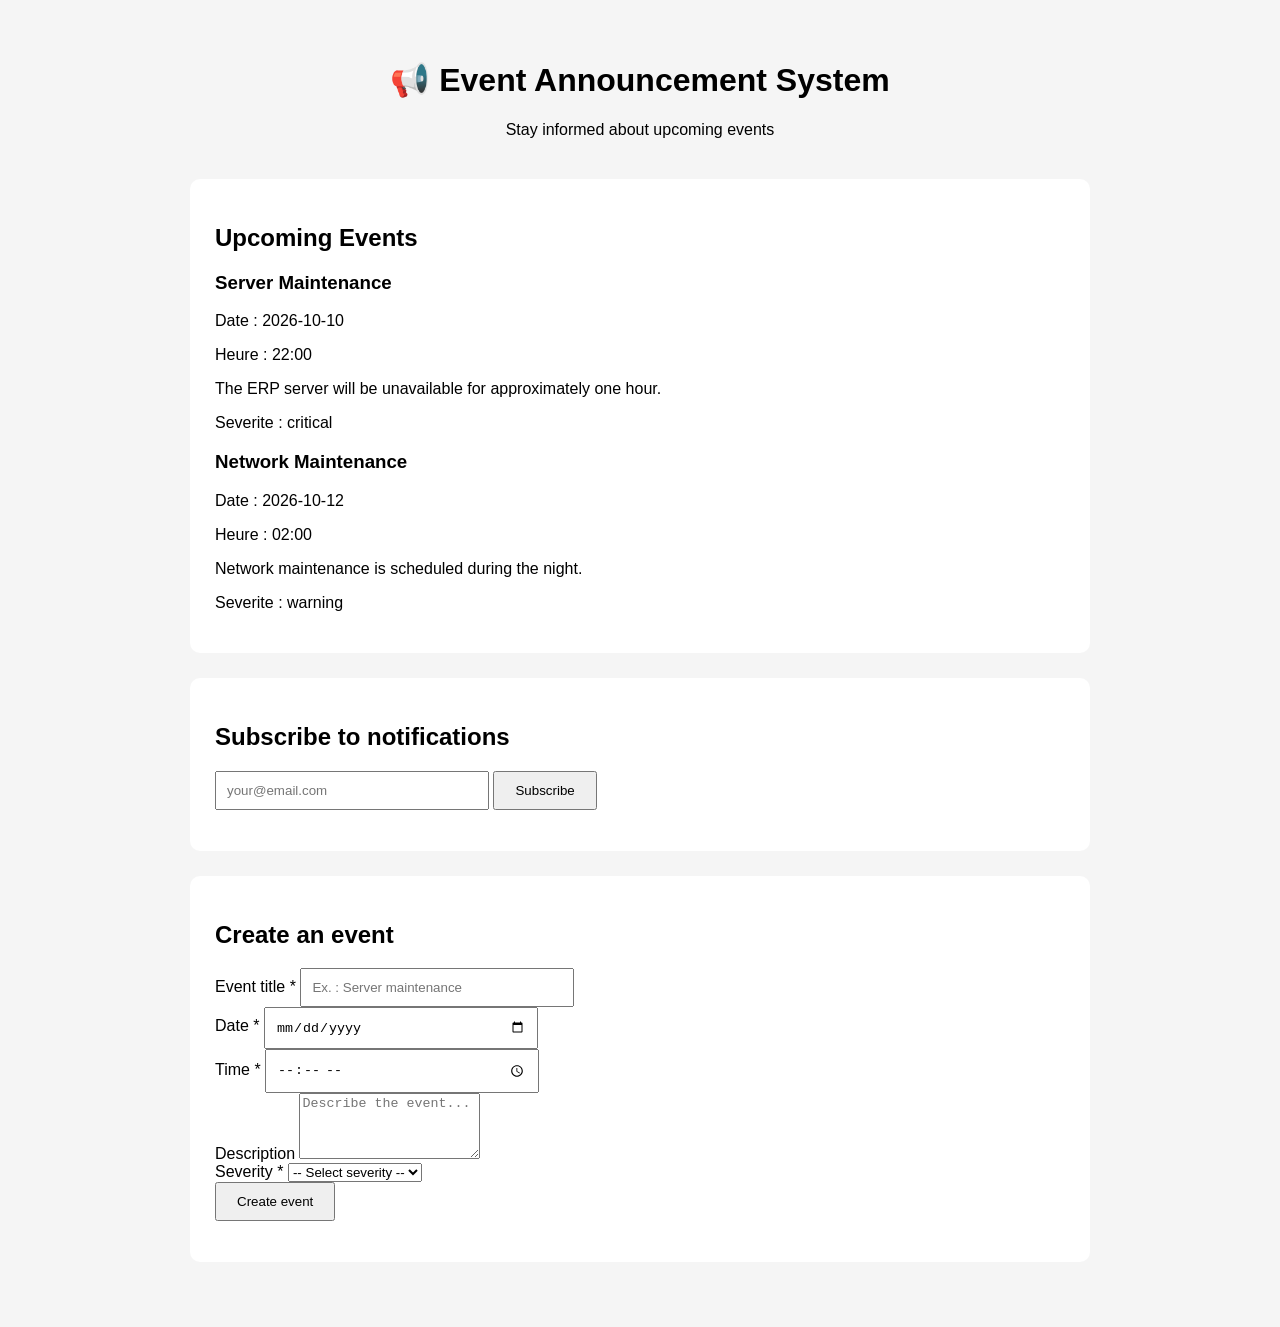
<file: index.html>
<!DOCTYPE html>
<html lang="fr">
<head>
    <meta charset="UTF-8">
    <meta name="viewport" content="width=device-width, initial-scale=1.0">
    <title>Event Announcement System</title>
    <link rel="stylesheet" href="style.css">
</head>

<body>

    <header>
        <h1>📢 Event Announcement System</h1>
        <p>Stay informed about upcoming events</p>
    </header>

    <main>

        <!-- 1. Affichage des événements -->
        <section id="events-section">
            <h2>Upcoming Events</h2>

            <div id="events-container">
                <p>Loading events...</p>
            </div>
        </section>

        <!-- 2. Inscription aux notifications -->
        <section id="subscribe-section">
            <h2>Subscribe to notifications</h2>

            <form id="subscribe-form">
                <input
                    type="email"
                    id="email"
                    name="email"
                    placeholder="your@email.com"
                    required
                >

                <button type="submit">
                    Subscribe
                </button>
            </form>

            <p id="message" role="status" aria-live="polite"></p>
        </section>

        <!-- 3. Création d'un événement -->
        <section id="create-event-section">
            <h2>Create an event</h2>

            <form id="event-form">

                <div class="form-group">
                    <label for="event-title">
                        Event title *
                    </label>

                    <input
                        type="text"
                        id="event-title"
                        name="title"
                        placeholder="Ex. : Server maintenance"
                        required
                    >
                </div>

                <div class="form-group">
                    <label for="event-date">
                        Date *
                    </label>

                    <input
                        type="date"
                        id="event-date"
                        name="date"
                        required
                    >
                </div>

                <div class="form-group">
                    <label for="event-time">
                        Time *
                    </label>

                    <input
                        type="time"
                        id="event-time"
                        name="time"
                        required
                    >
                </div>

                <div class="form-group">
                    <label for="event-description">
                        Description
                    </label>

                    <textarea
                        id="event-description"
                        name="description"
                        rows="4"
                        placeholder="Describe the event..."
                    ></textarea>
                </div>

                <div class="form-group">
                    <label for="event-severity">
                        Severity *
                    </label>

                    <select
                        id="event-severity"
                        name="severity"
                        required
                    >
                        <option value="">-- Select severity --</option>
                        <option value="info">Information</option>
                        <option value="warning">Warning</option>
                        <option value="critical">Critical</option>
                    </select>
                </div>

                <button type="submit">
                    Create event
                </button>

                <p
                    id="event-message"
                    role="status"
                    aria-live="polite"
                ></p>

            </form>
        </section>

    </main>

    <script src="app.js"></script>

</body>
</html>
</file>
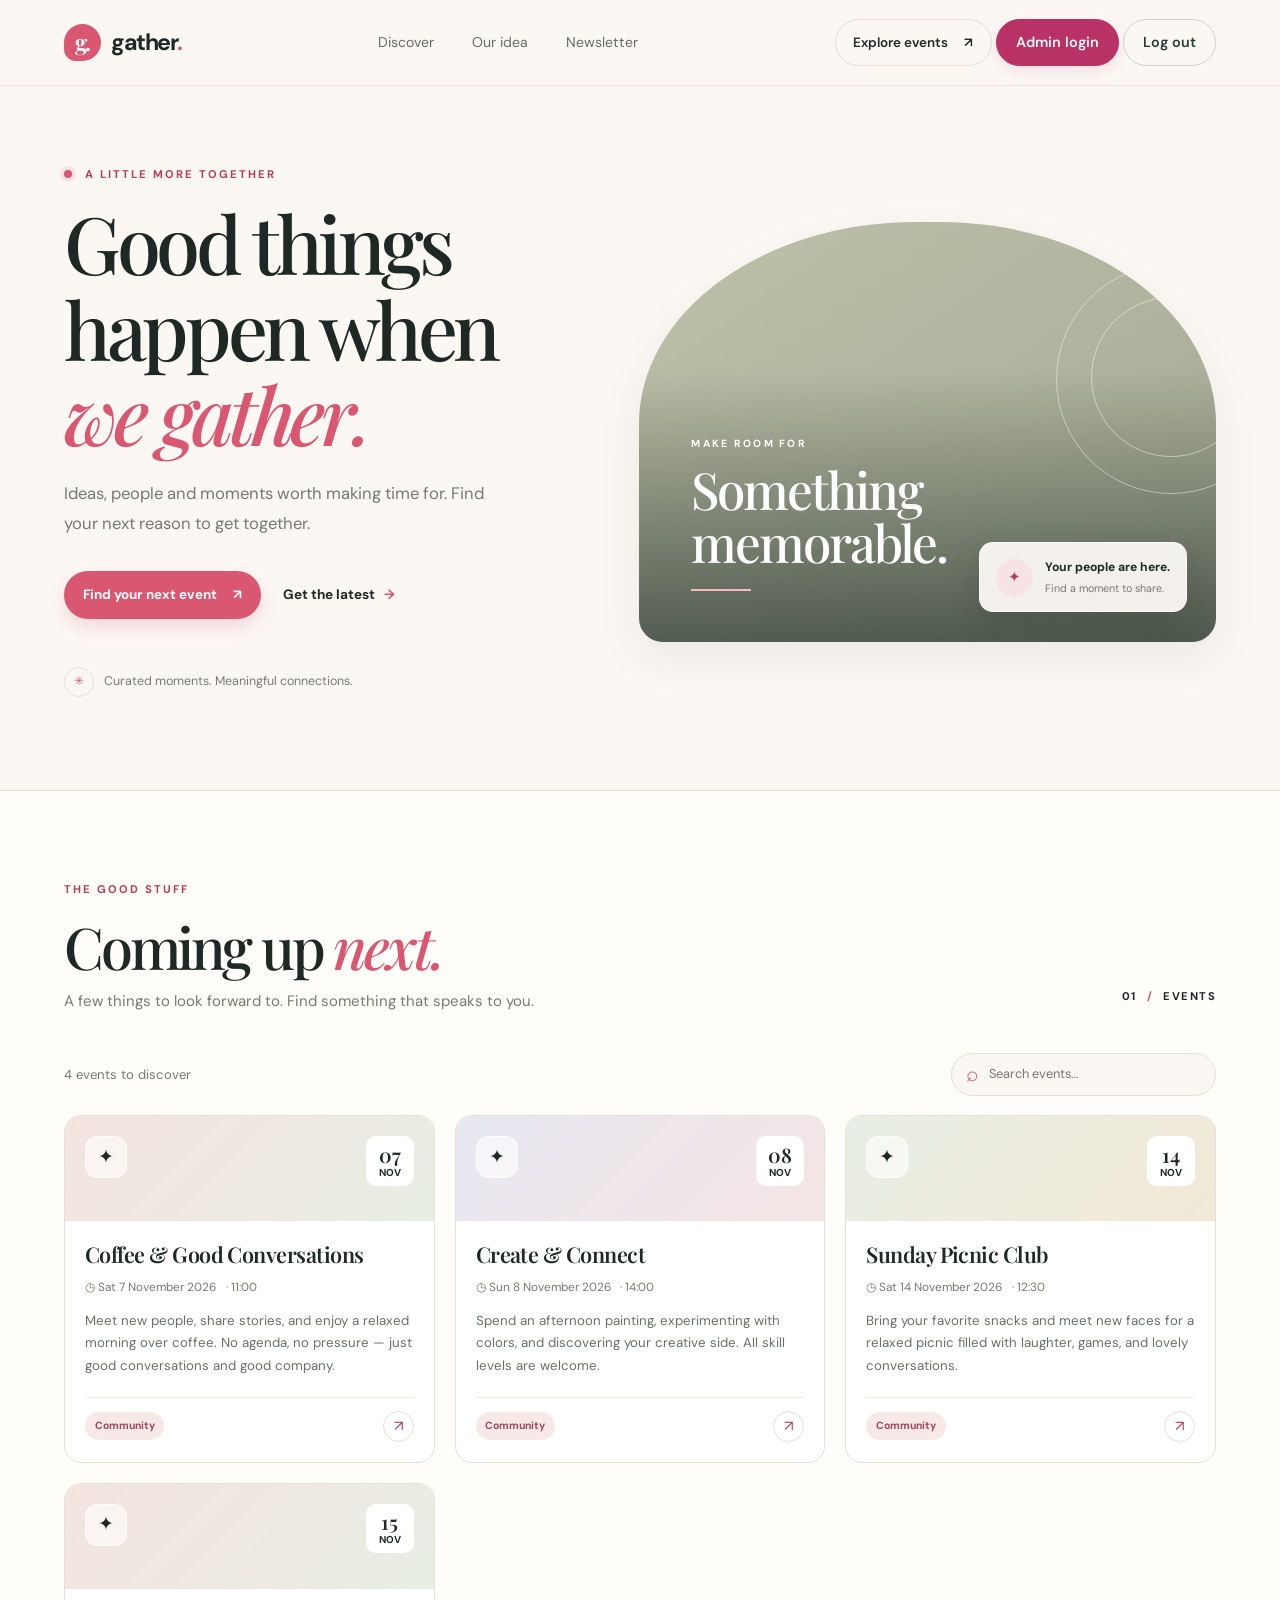
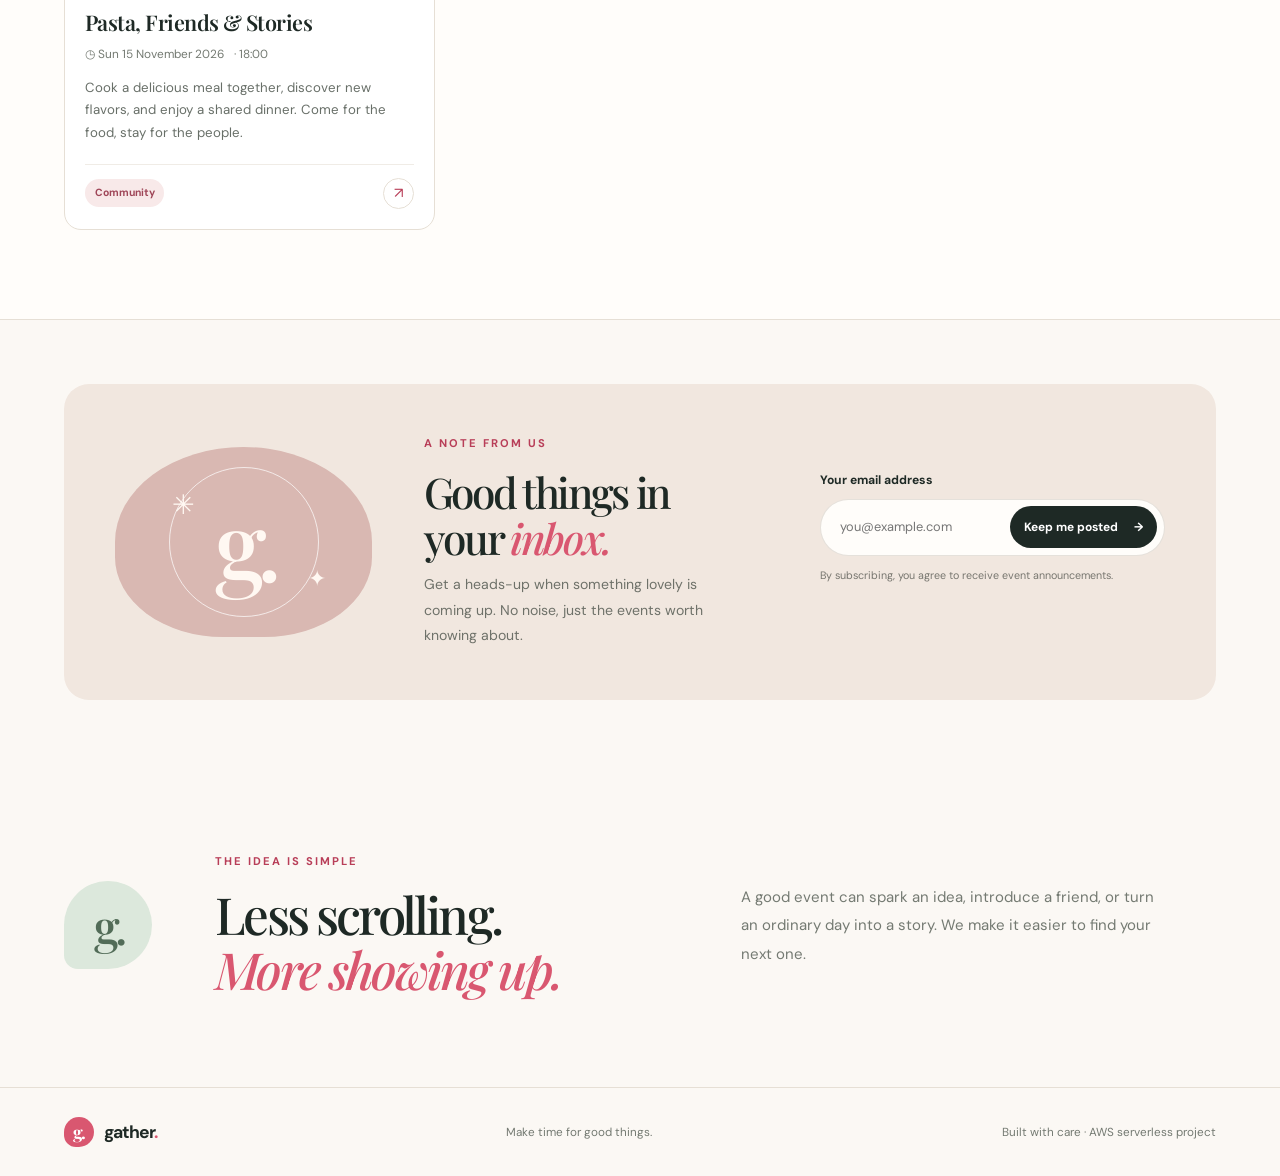
<file: Frontend/index.html>
<!DOCTYPE html>
<html lang="en">
<head>
  <meta charset="UTF-8">
  <meta name="viewport" content="width=device-width, initial-scale=1.0">
  <meta name="theme-color" content="#fbf8f4">
  <meta name="description" content="Discover upcoming events and subscribe to event announcements.">

  <title>Gather — Events worth showing up for</title>

  <link rel="preconnect" href="https://fonts.googleapis.com">
  <link rel="preconnect" href="https://fonts.gstatic.com" crossorigin>

  <link href="https://fonts.googleapis.com/css2?family=DM+Sans:wght@400;500;600;700&family=Playfair+Display:wght@500;600;700&display=swap" rel="stylesheet">

  <link rel="stylesheet" href="style.css">
  <link rel="stylesheet" href="admin-login.css">
</head>

<body>

  <a class="skip-link" href="#main-content">Skip to content</a>

  <!-- HEADER -->
  <header class="site-header">

    <a class="brand" href="#" aria-label="Gather home">
      <span class="brand-mark" aria-hidden="true">g.</span>
      <span>gather<span class="brand-period">.</span></span>
    </a>

    <nav class="main-nav" aria-label="Main navigation">
      <a href="#events-section">Discover</a>
      <a href="#about-section">Our idea</a>
      <a href="#subscribe-section">Newsletter</a>
    </nav>

    <div class="header-actions">

      <a class="header-cta" href="#events-section">
        Explore events <span aria-hidden="true">↗</span>
      </a>

      <button
        class="admin-login-button"
        id="admin-login-button"
        type="button">
        Admin login
      </button>

      <button
        class="admin-login-button"
        id="admin-logout-button"
        type="button"
        hidden>
        Log out
      </button>

    </div>

  </header>

  <main id="main-content">

    <!-- HERO -->
    <section class="hero">

      <div class="hero-copy">

        <p class="eyebrow">
          <span class="eyebrow-dot"></span>
          A little more together
        </p>

        <h1>
          Good things<br>
          happen when<br>
          <em>we gather.</em>
        </h1>

        <p class="hero-description">
          Ideas, people and moments worth making time for.
          Find your next reason to get together.
        </p>

        <div class="hero-actions">

          <a class="button button-primary" href="#events-section">
            Find your next event
            <span aria-hidden="true">↗</span>
          </a>

          <a class="text-link" href="#subscribe-section">
            Get the latest
            <span aria-hidden="true">→</span>
          </a>

        </div>

        <div class="hero-note">
          <span class="note-icon" aria-hidden="true">✳</span>
          <span>Curated moments. Meaningful connections.</span>
        </div>

      </div>

      <div
        class="hero-visual"
        aria-label="Warm outdoor gathering at sunset"
        role="img">

        <div class="visual-orb orb-one"></div>
        <div class="visual-orb orb-two"></div>

        <div class="visual-caption">
          <span class="caption-kicker">MAKE ROOM FOR</span>
          <strong>Something<br>memorable.</strong>
          <span class="caption-line"></span>
        </div>

        <div class="floating-note">
          <span class="floating-icon">✦</span>

          <span>
            <strong>Your people are here.</strong>
            <small>Find a moment to share.</small>
          </span>
        </div>

      </div>

    </section>

    <!-- EVENTS -->
    <section class="events-section section-wrap" id="events-section">

      <div class="section-heading">

        <div>
          <p class="eyebrow">THE GOOD STUFF</p>

          <h2>
            Coming up <em>next.</em>
          </h2>

          <p class="section-intro">
            A few things to look forward to.
            Find something that speaks to you.
          </p>
        </div>

        <span class="section-index">
          01 <span>/</span> EVENTS
        </span>

      </div>

      <div class="event-toolbar">

        <span id="events-count" class="events-count">
          A few moments to discover
        </span>

        <label class="search-box">
          <span aria-hidden="true">⌕</span>

          <input
            type="search"
            id="event-search"
            placeholder="Search events…"
            aria-label="Search events">
        </label>

      </div>

      <div
        id="events-container"
        class="events-grid"
        aria-live="polite">

        <div class="loading-card">
          <span class="loader"></span>
          Finding your next event…
        </div>

      </div>

    </section>

    <!-- NEWSLETTER -->
    <section class="newsletter-section" id="subscribe-section">

      <div class="newsletter-art" aria-hidden="true">
        <span class="art-star star-a">✳</span>
        <span class="art-star star-b">✦</span>
        <span class="art-circle"></span>
        <span class="art-letter">g.</span>
      </div>

      <div class="newsletter-copy">

        <p class="eyebrow">A NOTE FROM US</p>

        <h2>
          Good things in<br>
          your <em>inbox.</em>
        </h2>

        <p>
          Get a heads-up when something lovely is coming up.
          No noise, just the events worth knowing about.
        </p>

      </div>

      <div class="newsletter-form-wrap">

        <form id="subscribe-form" class="newsletter-form">

          <label for="email">Your email address</label>

          <div class="input-row">

            <input
              type="email"
              id="email"
              name="email"
              placeholder="you@example.com"
              autocomplete="email"
              required>

            <button class="button button-dark" type="submit">
              Keep me posted
              <span aria-hidden="true">→</span>
            </button>

          </div>

          <p class="form-footnote">
            By subscribing, you agree to receive event announcements.
          </p>

          <p
            id="message"
            class="status-message"
            role="status"
            aria-live="polite">
          </p>

        </form>

      </div>

    </section>

    <!-- ABOUT -->
    <section class="about-section section-wrap" id="about-section">

      <div class="about-mark" aria-hidden="true">g.</div>

      <div>
        <p class="eyebrow">THE IDEA IS SIMPLE</p>

        <h2>
          Less scrolling.<br>
          <em>More showing up.</em>
        </h2>
      </div>

      <p class="about-description">
        A good event can spark an idea, introduce a friend,
        or turn an ordinary day into a story.
        We make it easier to find your next one.
      </p>

    </section>

    <!-- ADMIN WORKSPACE: HIDDEN UNTIL LOGIN -->
    <section
      class="admin-section section-wrap"
      id="admin-section"
      hidden>

      <div class="admin-heading">

        <div>
          <p class="eyebrow">PROJECT TOOLS</p>

          <h2>
            Event <em>workspace.</em>
          </h2>

          <p class="section-intro">
            Administrator workspace for publishing an announcement.
          </p>
        </div>

        <span class="prototype-badge">
          Admin access
        </span>

      </div>

      <details class="admin-details" open>

        <summary>
          <span class="summary-icon">＋</span>

          <span>
            <strong>Create an event</strong>
            <small>Publish a new announcement</small>
          </span>

          <span class="summary-arrow">↗</span>
        </summary>

        <form id="event-form" class="event-form">

          <div class="form-grid">

            <div class="form-group form-wide">
              <label for="event-title">
                Event title <span>*</span>
              </label>

              <input
                type="text"
                id="event-title"
                name="title"
                maxlength="120"
                placeholder="e.g. Cloud community meetup"
                required>
            </div>

            <div class="form-group">
              <label for="event-date">
                Date <span>*</span>
              </label>

              <input
                type="date"
                id="event-date"
                name="date"
                required>
            </div>

            <div class="form-group">
              <label for="event-time">
                Time <span>*</span>
              </label>

              <input
                type="time"
                id="event-time"
                name="time"
                required>
            </div>

            <div class="form-group form-wide">
              <label for="event-description">
                Description
              </label>

              <textarea
                id="event-description"
                name="description"
                rows="3"
                maxlength="1000"
                placeholder="What should people know?">
              </textarea>
            </div>

            <div class="form-group">
              <label for="event-severity">
                Category <span>*</span>
              </label>

              <select
                id="event-severity"
                name="severity"
                required>

                <option value="">Choose a category</option>
                <option value="info">Community / Information</option>
                <option value="warning">Important update</option>
                <option value="critical">Critical notice</option>

              </select>
            </div>

          </div>

          <div class="form-actions">

            <p
              id="event-message"
              class="status-message"
              role="status"
              aria-live="polite">
            </p>

            <button class="button button-primary" type="submit">
              Publish event
              <span aria-hidden="true">↗</span>
            </button>

          </div>

        </form>

      </details>

    </section>

  </main>

  <!-- FOOTER -->
  <footer class="site-footer">

    <a class="brand footer-brand" href="#">
      <span class="brand-mark">g.</span>
      <span>gather<span class="brand-period">.</span></span>
    </a>

    <p>Make time for good things.</p>

    <span>Built with care · AWS serverless project</span>

  </footer>

  <!-- ADMIN LOGIN DIALOG -->
  <dialog
    id="admin-login-dialog"
    class="admin-login-dialog"
    aria-labelledby="login-title">

    <form method="dialog" class="dialog-close-form">
      <button
        class="dialog-close"
        aria-label="Close login"
        value="cancel">
        ×
      </button>
    </form>

    <p class="eyebrow">GATHER ADMIN</p>

    <h2 id="login-title">
      Welcome <em>back.</em>
    </h2>

    <p class="login-intro">
      Sign in to manage event announcements.
    </p>

    <p
      id="login-message"
      class="status-message"
      role="status"
      aria-live="polite">
    </p>

    <button
      type="button"
      id="continue-cognito-login"
      class="button button-primary login-submit">

      Continue with secure sign-in
      <span aria-hidden="true">↗</span>

    </button>

    <p class="form-footnote">
      You'll be redirected to Amazon Cognito to sign in securely.
    </p>

  </dialog>

  <script src="app.js"></script>

</body>
</html>
</file>
<file: style.css>
body {
    font-family: Arial, sans-serif;
    max-width: 900px;
    margin: 0 auto;
    padding: 40px;
    background: #f5f5f5;
}

header {
    text-align: center;
    margin-bottom: 40px;
}

section {
    background: white;
    padding: 25px;
    margin-bottom: 25px;
    border-radius: 10px;
}

input {
    padding: 10px;
    width: 250px;
}

button {
    padding: 10px 20px;
    cursor: pointer;
}

#message {
    margin-top: 15px;
}
</file>
<file: Frontend/style.css>
/* Gather — editorial event platform */
:root {
  --paper: #fbf8f4;
  --paper-deep: #f3eee7;
  --ink: #1e2925;
  --muted: #747a72;
  --line: #e6dfd5;
  --rose: #d95770;
  --rose-dark: #b83e58;
  --green: #dce8dc;
  --serif: "Playfair Display", Georgia, serif;
  --sans: "DM Sans", Arial, sans-serif;
  --radius: 22px;
  --shadow: 0 18px 45px rgba(41, 43, 34, .07);
}
* { box-sizing: border-box; }
html { scroll-behavior: smooth; scroll-padding-top: 90px; }
body { margin: 0; background: var(--paper); color: var(--ink); font-family: var(--sans); font-size: 15px; line-height: 1.6; }
a { color: inherit; text-decoration: none; }
button, input, textarea, select { font: inherit; }
button, a, input, textarea, select { -webkit-tap-highlight-color: transparent; }
button:focus-visible, a:focus-visible, input:focus-visible, textarea:focus-visible, select:focus-visible, summary:focus-visible { outline: 3px solid rgba(217,87,112,.45); outline-offset: 3px; }
.skip-link { position: absolute; top: -100px; left: 1rem; background: white; padding: .8rem 1rem; z-index: 20; }
.skip-link:focus { top: 1rem; }
.site-header { min-height: 86px; display: flex; align-items: center; justify-content: space-between; gap: 2rem; padding: 0 clamp(1.25rem, 5vw, 5.5rem); border-bottom: 1px solid rgba(230,223,213,.8); }
.brand { display: inline-flex; align-items: center; gap: 10px; font-size: 1.45rem; font-weight: 700; letter-spacing: -.06em; }
.brand-mark { display: grid; place-items: center; width: 37px; height: 37px; border-radius: 50% 50% 50% 12px; background: var(--rose); color: white; font-family: var(--serif); font-size: 1.4rem; letter-spacing: -.08em; }
.brand-period { color: var(--rose); }
.main-nav { display: flex; align-items: center; gap: clamp(1.2rem, 3vw, 3rem); color: #646b64; font-size: .88rem; }
.main-nav a:hover, .text-link:hover { color: var(--rose-dark); }
.header-cta { display: inline-flex; gap: 1rem; align-items: center; padding: .75rem 1.1rem; border: 1px solid var(--line); border-radius: 999px; font-size: .84rem; font-weight: 600; transition: .2s ease; }
.header-cta:hover { background: white; border-color: var(--rose); transform: translateY(-1px); }
.hero { min-height: 560px; display: grid; grid-template-columns: minmax(0, .94fr) minmax(0, 1.06fr); padding: clamp(2rem, 5vw, 5.2rem) clamp(1.25rem, 5vw, 5.5rem) clamp(3rem, 6vw, 6rem); gap: clamp(2rem, 5vw, 5rem); align-items: center; }
.hero-copy { max-width: 590px; padding: 1rem 0; }
.eyebrow { margin: 0 0 1rem; color: var(--rose-dark); font-size: .7rem; font-weight: 700; letter-spacing: .18em; text-transform: uppercase; }
.eyebrow-dot { display: inline-block; width: 8px; height: 8px; margin-right: .5rem; border-radius: 50%; background: var(--rose); box-shadow: 0 0 0 4px rgba(217,87,112,.12); }
h1, h2, h3, p { margin-top: 0; }
h1, h2 { font-family: var(--serif); font-weight: 500; letter-spacing: -.055em; line-height: 1.08; }
h1 { margin-bottom: 1.35rem; font-size: clamp(3.3rem, 6.2vw, 6.3rem); }
h1 em, h2 em { color: var(--rose); font-weight: 500; }
.hero-description { max-width: 440px; color: var(--muted); font-size: 1.04rem; line-height: 1.8; }
.hero-actions { display: flex; align-items: center; flex-wrap: wrap; gap: 1.35rem; margin-top: 2rem; }
.button { display: inline-flex; align-items: center; justify-content: center; gap: 1rem; min-height: 48px; padding: .85rem 1.2rem; border: 0; border-radius: 999px; cursor: pointer; font-weight: 700; font-size: .84rem; transition: transform .2s ease, background .2s ease, box-shadow .2s ease; }
.button:hover { transform: translateY(-2px); }
.button-primary { color: white; background: var(--rose); box-shadow: 0 8px 18px rgba(217,87,112,.2); }
.button-primary:hover { background: var(--rose-dark); }
.button-dark { background: var(--ink); color: white; }
.button-dark:hover { background: #33443b; }
.text-link { font-size: .85rem; font-weight: 700; }
.text-link span { margin-left: .4rem; color: var(--rose); }
.hero-note { display: flex; align-items: center; gap: .65rem; margin-top: 3rem; color: #777b72; font-size: .78rem; }
.note-icon { display: grid; place-items: center; width: 30px; height: 30px; border: 1px solid var(--line); border-radius: 50%; color: var(--rose); }
.hero-visual { position: relative; min-height: 420px; overflow: hidden; isolation: isolate; border-radius: 48% 48% 24px 24px; background: linear-gradient(145deg, rgba(31,47,39,.03), rgba(31,47,39,.2)), url("https://images.unsplash.com/photo-1511795409834-ef04bbd61622?auto=format&fit=crop&w=1500&q=85") center 48%/cover, #c4c6ae; box-shadow: var(--shadow); }
.hero-visual::before { position: absolute; inset: 0; z-index: -1; background: linear-gradient(0deg, rgba(24,38,32,.62), transparent 65%); content: ""; }
.visual-orb { position: absolute; border: 1px solid rgba(255,255,255,.45); border-radius: 50%; }
.orb-one { width: 230px; height: 230px; top: 10%; right: -70px; }
.orb-two { width: 160px; height: 160px; top: 18%; right: -35px; }
.visual-caption { position: absolute; left: 9%; bottom: 12%; display: flex; flex-direction: column; color: white; }
.caption-kicker { font-size: .65rem; letter-spacing: .22em; font-weight: 700; }
.visual-caption strong { margin-top: .6rem; font: 500 clamp(2rem, 4vw, 3.6rem)/1.05 var(--serif); letter-spacing: -.04em; }
.caption-line { width: 60px; height: 2px; margin-top: 1.2rem; background: #f4b8bf; }
.floating-note { position: absolute; right: 5%; bottom: 7%; display: flex; align-items: center; gap: .75rem; padding: .9rem 1rem; background: rgba(251,248,244,.95); border: 1px solid rgba(255,255,255,.7); border-radius: 14px; box-shadow: 0 12px 32px rgba(0,0,0,.12); }
.floating-icon { display: grid; place-items: center; width: 37px; height: 37px; border-radius: 50%; color: var(--rose-dark); background: #f8e3e4; }
.floating-note strong, .floating-note small { display: block; }
.floating-note strong { font-size: .76rem; }
.floating-note small { margin-top: .15rem; color: var(--muted); font-size: .67rem; }
.section-wrap { padding: clamp(3.5rem, 7vw, 6.5rem) clamp(1.25rem, 5vw, 5.5rem); }
.events-section { background: #fffdfa; border-top: 1px solid var(--line); border-bottom: 1px solid var(--line); }
.section-heading, .admin-heading { display: flex; align-items: flex-end; justify-content: space-between; gap: 2rem; }
.section-heading h2, .newsletter-copy h2, .about-section h2, .admin-heading h2 { margin-bottom: .75rem; font-size: clamp(2.5rem, 4.5vw, 4.2rem); }
.section-intro { max-width: 550px; margin-bottom: 0; color: var(--muted); }
.section-index { flex: 0 0 auto; padding-bottom: .4rem; font-size: .7rem; font-weight: 700; letter-spacing: .13em; }
.section-index span { padding: 0 .35rem; color: var(--rose); }
.event-toolbar { display: flex; align-items: center; justify-content: space-between; gap: 1rem; margin: 2.5rem 0 1.2rem; }
.events-count { color: var(--muted); font-size: .82rem; }
.search-box { display: flex; align-items: center; gap: .6rem; width: min(100%, 265px); padding: .65rem .9rem; border: 1px solid var(--line); border-radius: 999px; background: var(--paper); color: var(--rose); }
.search-box span { font-size: 1.3rem; line-height: 1; }
.search-box input { width: 100%; padding: 0; border: 0; outline: 0; background: transparent; color: var(--ink); font-size: .8rem; }
.events-grid { display: grid; grid-template-columns: repeat(3, minmax(0, 1fr)); gap: 1.25rem; }
.event-card { display: flex; flex-direction: column; min-width: 0; overflow: hidden; border: 1px solid var(--line); border-radius: 17px; background: white; transition: transform .25s ease, box-shadow .25s ease; }
.event-card:hover { transform: translateY(-5px); box-shadow: var(--shadow); }
.event-card-top { display: flex; align-items: flex-start; justify-content: space-between; gap: .75rem; min-height: 105px; padding: 1.25rem 1.25rem .7rem; background: linear-gradient(135deg, #f4e4df, #e8eee4); }
.event-card:nth-child(3n+2) .event-card-top { background: linear-gradient(135deg, #e7e8f1, #f5e5e5); }
.event-card:nth-child(3n) .event-card-top { background: linear-gradient(135deg, #e8eee4, #f2e9d7); }
.event-symbol { display: grid; place-items: center; width: 42px; height: 42px; border: 1px solid rgba(255,255,255,.75); border-radius: 13px; background: rgba(255,255,255,.6); color: var(--ink); font-size: 1.2rem; }
.event-date-badge { display: flex; flex-direction: column; align-items: center; min-width: 48px; padding: .4rem .45rem; border-radius: 10px; background: white; font-size: .63rem; font-weight: 700; line-height: 1.25; text-transform: uppercase; }
.event-date-badge strong { font: 600 1.25rem/1.2 var(--serif); }
.event-card-body { display: flex; flex: 1; flex-direction: column; padding: 1.25rem; }
.event-card h3 { margin-bottom: .6rem; font: 600 1.35rem/1.25 var(--serif); letter-spacing: -.025em; overflow-wrap: anywhere; }
.event-meta { display: flex; flex-wrap: wrap; gap: .6rem; margin-bottom: .8rem; color: var(--muted); font-size: .74rem; }
.event-meta span { display: inline-flex; align-items: center; gap: .35rem; }
.event-description { margin-bottom: 1.2rem; color: #686f68; font-size: .83rem; line-height: 1.7; }
.event-bottom { display: flex; align-items: center; justify-content: space-between; gap: .6rem; margin-top: auto; padding-top: .8rem; border-top: 1px solid #f0ece6; }
.event-tag { display: inline-flex; padding: .35rem .6rem; border-radius: 999px; background: #f8e9e9; color: #9f4658; font-size: .65rem; font-weight: 700; text-transform: capitalize; }
.event-arrow { display: grid; place-items: center; width: 31px; height: 31px; border: 1px solid var(--line); border-radius: 50%; color: var(--rose-dark); }
.empty-state, .loading-card { grid-column: 1 / -1; padding: 2rem; border: 1px dashed var(--line); border-radius: 15px; color: var(--muted); text-align: center; }
.loader { display: inline-block; width: 16px; height: 16px; margin-right: .5rem; border: 2px solid var(--line); border-top-color: var(--rose); border-radius: 50%; vertical-align: -3px; animation: spin .7s linear infinite; }
@keyframes spin { to { transform: rotate(360deg); } }
.newsletter-section { display: grid; grid-template-columns: .8fr 1fr 1.1fr; align-items: center; gap: clamp(1.5rem, 4vw, 4rem); margin: clamp(2rem, 5vw, 4rem) clamp(1.25rem, 5vw, 5.5rem); padding: clamp(2rem, 4vw, 3.5rem); overflow: hidden; border-radius: 25px; background: #f1e7df; }
.newsletter-art { position: relative; display: grid; place-items: center; min-height: 190px; overflow: hidden; border-radius: 50% 50% 42% 42%; background: #d9b8b2; }
.art-circle { position: absolute; width: 150px; height: 150px; border: 1px solid rgba(255,255,255,.7); border-radius: 50%; }
.art-letter { position: relative; z-index: 1; color: #fff8f2; font: 500 6rem/.9 var(--serif); letter-spacing: -.1em; }
.art-star { position: absolute; z-index: 2; color: #fff8f2; }
.star-a { top: 19%; left: 22%; font-size: 1.7rem; }
.star-b { right: 18%; bottom: 21%; font-size: 1.4rem; }
.newsletter-copy h2 { font-size: clamp(2.2rem, 3.3vw, 3.4rem); }
.newsletter-copy > p:last-child { margin-bottom: 0; color: #6e7169; font-size: .88rem; line-height: 1.8; }
.newsletter-form-wrap { padding-left: clamp(0rem, 2vw, 1.5rem); }
.newsletter-form label, .form-group label { display: block; margin-bottom: .55rem; font-size: .76rem; font-weight: 700; }
.input-row { display: flex; gap: .5rem; padding: .4rem; border: 1px solid rgba(125,109,97,.2); border-radius: 999px; background: #fffdfa; }
.input-row input { min-width: 0; flex: 1; padding: .5rem .75rem; border: 0; outline: 0; background: transparent; font-size: .8rem; }
.input-row .button { min-height: 42px; padding: .65rem .9rem; white-space: nowrap; font-size: .75rem; }
.form-footnote { margin: .7rem 0 0; color: #77766f; font-size: .67rem; }
.status-message { min-height: 1.25rem; margin: .55rem 0 0; color: #356747; font-size: .8rem; }
.status-message.is-error { color: #b83e58; }
.about-section { display: grid; grid-template-columns: 100px 1fr 1fr; align-items: center; gap: clamp(1.5rem, 4vw, 4rem); }
.about-mark { display: grid; place-items: center; width: 88px; height: 88px; border-radius: 50% 50% 50% 14px; background: var(--green); color: #526c58; font: 500 3rem/.9 var(--serif); letter-spacing: -.1em; }
.about-section h2 { margin-bottom: 0; font-size: clamp(2.2rem, 4vw, 3.5rem); }
.about-description { max-width: 420px; margin: 0; color: var(--muted); line-height: 1.9; }
.admin-section { padding-top: 3rem; border-top: 1px solid var(--line); }
.admin-heading { align-items: center; margin-bottom: 1.5rem; }
.admin-heading h2 { font-size: clamp(2rem, 3.5vw, 3rem); }
.prototype-badge { flex: 0 0 auto; padding: .45rem .75rem; border: 1px solid #e9d9b2; border-radius: 999px; background: #fff5db; color: #886b28; font-size: .68rem; font-weight: 700; }
.admin-details { border: 1px solid var(--line); border-radius: 16px; background: #fffdfa; }
.admin-details summary { display: flex; align-items: center; gap: 1rem; padding: 1.2rem 1.4rem; cursor: pointer; list-style: none; }
.admin-details summary::-webkit-details-marker { display: none; }
.summary-icon { display: grid; place-items: center; width: 40px; height: 40px; border-radius: 12px; background: #f8e3e4; color: var(--rose-dark); font-size: 1.4rem; }
.admin-details summary strong, .admin-details summary small { display: block; }
.admin-details summary strong { font-size: .9rem; }
.admin-details summary small { margin-top: .2rem; color: var(--muted); font-size: .75rem; }
.summary-arrow { margin-left: auto; color: var(--rose-dark); }
.event-form { padding: 0 1.4rem 1.5rem; border-top: 1px solid var(--line); }
.form-grid { display: grid; grid-template-columns: repeat(2, minmax(0, 1fr)); gap: 1rem; padding-top: 1.4rem; }
.form-wide { grid-column: 1 / -1; }
.form-group input, .form-group textarea, .form-group select { display: block; width: 100%; min-height: 45px; padding: .75rem .85rem; border: 1px solid var(--line); border-radius: 10px; background: white; color: var(--ink); font-size: .83rem; }
.form-group textarea { resize: vertical; }
.form-group input:focus, .form-group textarea:focus, .form-group select:focus { border-color: var(--rose); outline: 3px solid rgba(217,87,112,.12); }
.form-group label span { color: var(--rose-dark); }
.form-actions { display: flex; align-items: center; justify-content: space-between; gap: 1rem; margin-top: 1rem; }
.form-actions .status-message { flex: 1; }
.site-footer { display: flex; align-items: center; justify-content: space-between; gap: 1.5rem; padding: 1.8rem clamp(1.25rem, 5vw, 5.5rem); border-top: 1px solid var(--line); color: var(--muted); font-size: .73rem; }
.site-footer p { margin: 0; }
.footer-brand { color: var(--ink); font-size: 1.1rem; }
.footer-brand .brand-mark { width: 30px; height: 30px; font-size: 1.1rem; }
@media (max-width: 900px) {
  .hero { grid-template-columns: 1fr 1fr; gap: 2rem; }
  .hero-visual { min-height: 380px; }
  .events-grid { grid-template-columns: repeat(2, minmax(0, 1fr)); }
  .newsletter-section { grid-template-columns: .6fr 1fr; }
  .newsletter-form-wrap { grid-column: 2; padding-left: 0; }
  .newsletter-art { grid-row: span 2; }
  .about-section { grid-template-columns: 75px 1fr; }
  .about-mark { width: 68px; height: 68px; font-size: 2.4rem; }
  .about-description { grid-column: 2; }
}
@media (max-width: 640px) {
  .site-header { min-height: 72px; flex-wrap: wrap; gap: .8rem; padding-top: .7rem; padding-bottom: .7rem; }
  .brand { font-size: 1.25rem; }
  .brand-mark { width: 32px; height: 32px; }
  .main-nav { order: 3; width: 100%; justify-content: space-between; gap: .5rem; font-size: .76rem; }
  .header-cta { padding: .55rem .75rem; font-size: .72rem; }
  .hero { grid-template-columns: 1fr; padding-top: 2.8rem; gap: 2rem; }
  h1 { font-size: clamp(3.3rem, 14vw, 5rem); }
  .hero-visual { min-height: 350px; border-radius: 42% 42% 18px 18px; }
  .floating-note { right: 4%; bottom: 5%; padding: .65rem; }
  .floating-note small { font-size: .61rem; }
  .section-heading { align-items: flex-start; }
  .section-index { display: none; }
  .section-heading h2, .newsletter-copy h2 { font-size: 2.7rem; }
  .event-toolbar { align-items: stretch; flex-direction: column; }
  .search-box { width: 100%; }
  .events-grid { grid-template-columns: 1fr; }
  .event-card-top { min-height: 90px; }
  .newsletter-section { grid-template-columns: 1fr; gap: 1.5rem; margin: 1.25rem; padding: 1.4rem; }
  .newsletter-art { min-height: 145px; grid-row: auto; border-radius: 22px; }
  .newsletter-form-wrap { grid-column: auto; }
  .input-row { flex-direction: column; border-radius: 15px; }
  .input-row input { min-height: 42px; }
  .input-row .button { width: 100%; }
  .about-section { grid-template-columns: 1fr; gap: 1.2rem; }
  .about-description { grid-column: auto; }
  .admin-heading { align-items: flex-start; flex-direction: column; gap: .5rem; }
  .form-grid { grid-template-columns: 1fr; }
  .form-wide { grid-column: auto; }
  .form-actions { align-items: stretch; flex-direction: column; }
  .form-actions .button { width: 100%; }
  .site-footer { align-items: flex-start; flex-direction: column; gap: .65rem; }
}
@media (prefers-reduced-motion: reduce) {
  *, *::before, *::after { scroll-behavior: auto !important; animation-duration: .01ms !important; transition-duration: .01ms !important; }
}
</file>
<file: Frontend/admin-login.css>
/* ========================================
   GATHER — ADMIN LOGIN
   Clean, modern and friendly interface
======================================== */

/* Smooth transitions */
#admin-login-button,
#admin-logout-button,
#continue-cognito-login,
#admin-login-dialog button {
  transition:
    background-color 0.25s ease,
    color 0.25s ease,
    border-color 0.25s ease,
    transform 0.2s ease,
    box-shadow 0.25s ease;
}

/* Header authentication buttons */
#admin-login-button,
#admin-logout-button {
  display: inline-flex;
  align-items: center;
  justify-content: center;
  gap: 8px;
  padding: 11px 19px;
  border-radius: 999px;
  font-family: inherit;
  font-size: 0.9rem;
  font-weight: 600;
  cursor: pointer;
}

#admin-login-button {
  color: #fffaf6;
  background: #b83265;
  border: 1px solid #b83265;
  box-shadow: 0 5px 14px rgba(184, 50, 101, 0.12);
}

#admin-login-button:hover {
  background: #98234f;
  border-color: #98234f;
  box-shadow: 0 8px 20px rgba(184, 50, 101, 0.2);
  transform: translateY(-2px);
}

#admin-logout-button {
  color: #263c35;
  background: transparent;
  border: 1px solid #cbd4cc;
}

#admin-logout-button:hover {
  color: #b83265;
  background: #fff4f7;
  border-color: #b83265;
}

/* Keyboard accessibility */
#admin-login-button:focus-visible,
#admin-logout-button:focus-visible,
#continue-cognito-login:focus-visible,
#admin-login-dialog button:focus-visible,
#admin-login-dialog input:focus-visible {
  outline: 3px solid rgba(184, 50, 101, 0.35);
  outline-offset: 3px;
}

/* Admin section visibility */
#admin-section[hidden] {
  display: none !important;
}

/* Admin workspace */
#admin-section {
  position: relative;
  overflow: hidden;
  padding: clamp(28px, 5vw, 56px);
  margin: 48px auto;
  max-width: 1000px;
  background: #fffdf9;
  border: 1px solid #eadfd9;
  border-radius: 24px;
  box-shadow: 0 18px 50px rgba(47, 52, 45, 0.06);
}

#admin-section::before {
  content: "";
  position: absolute;
  top: 0;
  left: 0;
  width: 100%;
  height: 5px;
  background: linear-gradient(90deg, #b83265, #e8a4ad, #7c9b83);
}

#admin-section h2 {
  margin-top: 0;
  color: #263c35;
  font-size: clamp(1.6rem, 3vw, 2.2rem);
  letter-spacing: -0.035em;
}

#admin-section p {
  color: #69736b;
  line-height: 1.7;
}

/* Admin form layout */
#event-form {
  display: grid;
  grid-template-columns: repeat(2, minmax(0, 1fr));
  gap: 20px;
  margin-top: 28px;
}

#event-form label {
  display: flex;
  flex-direction: column;
  gap: 9px;
  color: #35463d;
  font-size: 0.92rem;
  font-weight: 600;
}

#event-form input,
#event-form textarea,
#event-form select {
  width: 100%;
  box-sizing: border-box;
  padding: 13px 15px;
  color: #293b32;
  background: #fff;
  border: 1px solid #dcded7;
  border-radius: 12px;
  font: inherit;
  font-size: 0.95rem;
  transition: border-color 0.2s ease, box-shadow 0.2s ease;
}

#event-form input:focus,
#event-form textarea:focus,
#event-form select:focus {
  outline: none;
  border-color: #b83265;
  box-shadow: 0 0 0 4px rgba(184, 50, 101, 0.09);
}

#event-form textarea {
  min-height: 130px;
  resize: vertical;
}

#event-form label:has(textarea) {
  grid-column: 1 / -1;
}

#event-form button[type="submit"] {
  justify-self: start;
  padding: 13px 23px;
  color: white;
  background: #263c35;
  border: 1px solid #263c35;
  border-radius: 999px;
  font: inherit;
  font-weight: 600;
  cursor: pointer;
}

#event-form button[type="submit"]:hover {
  background: #3c5b4c;
  border-color: #3c5b4c;
  transform: translateY(-1px);
}

#event-form button:disabled,
#continue-cognito-login:disabled {
  cursor: wait;
  opacity: 0.65;
}

/* Login dialog backdrop */
#admin-login-dialog {
  width: min(440px, calc(100% - 40px));
  max-width: 440px;
  padding: 0;
  color: #263c35;
  background: #fffdf9;
  border: 1px solid #eadfd9;
  border-radius: 24px;
  box-shadow: 0 24px 80px rgba(30, 38, 32, 0.22);
}

#admin-login-dialog::backdrop {
  background: rgba(27, 39, 32, 0.58);
  backdrop-filter: blur(5px);
}

#admin-login-dialog[open] {
  animation: gather-dialog-enter 0.22s ease-out;
}

@keyframes gather-dialog-enter {
  from {
    opacity: 0;
    transform: translateY(10px) scale(0.98);
  }

  to {
    opacity: 1;
    transform: translateY(0) scale(1);
  }
}

/* Login dialog content */
#admin-login-dialog .admin-login-content {
  padding: 36px;
}

#admin-login-dialog h2 {
  margin: 0 0 12px;
  color: #263c35;
  font-size: 1.75rem;
  letter-spacing: -0.04em;
}

#admin-login-dialog p {
  margin: 0 0 24px;
  color: #69736b;
  font-size: 0.96rem;
  line-height: 1.7;
}

/* Small brand accent */
#admin-login-dialog .admin-login-accent {
  display: inline-flex;
  align-items: center;
  gap: 8px;
  margin-bottom: 20px;
  color: #b83265;
  font-size: 0.78rem;
  font-weight: 700;
  letter-spacing: 0.12em;
  text-transform: uppercase;
}

#admin-login-dialog .admin-login-accent::before {
  content: "";
  width: 8px;
  height: 8px;
  background: #b83265;
  border-radius: 50%;
  box-shadow: 0 0 0 4px rgba(184, 50, 101, 0.1);
}

/* Login actions */
#admin-login-dialog button {
  min-height: 46px;
  padding: 12px 18px;
  border-radius: 999px;
  font-family: inherit;
  font-size: 0.94rem;
  font-weight: 600;
  cursor: pointer;
}

#continue-cognito-login {
  width: 100%;
  color: #fffaf6;
  background: #b83265;
  border: 1px solid #b83265;
}

#continue-cognito-login:hover {
  background: #98234f;
  border-color: #98234f;
  transform: translateY(-1px);
}

#admin-login-dialog button[data-close-dialog] {
  width: 100%;
  margin-top: 10px;
  color: #526157;
  background: transparent;
  border: 1px solid #dcded7;
}

#admin-login-dialog button[data-close-dialog]:hover {
  background: #f5f3ed;
}

/* Login status and error messages */
#login-message,
#event-message {
  margin-top: 16px;
  font-size: 0.9rem;
  line-height: 1.6;
}

#login-message:empty,
#event-message:empty {
  display: none;
}

#login-message.is-error,
#event-message.is-error {
  color: #b4233c;
}

#login-message:not(.is-error) {
  color: #526157;
}

/* Responsive layout */
@media (max-width: 640px) {
  #admin-login-button,
  #admin-logout-button {
    padding: 9px 13px;
    font-size: 0.82rem;
  }

  #admin-section {
    margin: 28px 16px;
    padding: 28px 20px;
    border-radius: 18px;
  }

  #event-form {
    grid-template-columns: 1fr;
    gap: 16px;
  }

  #event-form label:has(textarea) {
    grid-column: auto;
  }

  #event-form button[type="submit"] {
    width: 100%;
  }

  #admin-login-dialog .admin-login-content {
    padding: 28px 24px;
  }
}

/* Respect reduced-motion preferences */
@media (prefers-reduced-motion: reduce) {
  #admin-login-button,
  #admin-logout-button,
  #continue-cognito-login,
  #admin-login-dialog button {
    transition: none;
  }

  #admin-login-dialog[open] {
    animation: none;
  }
}
</file>
